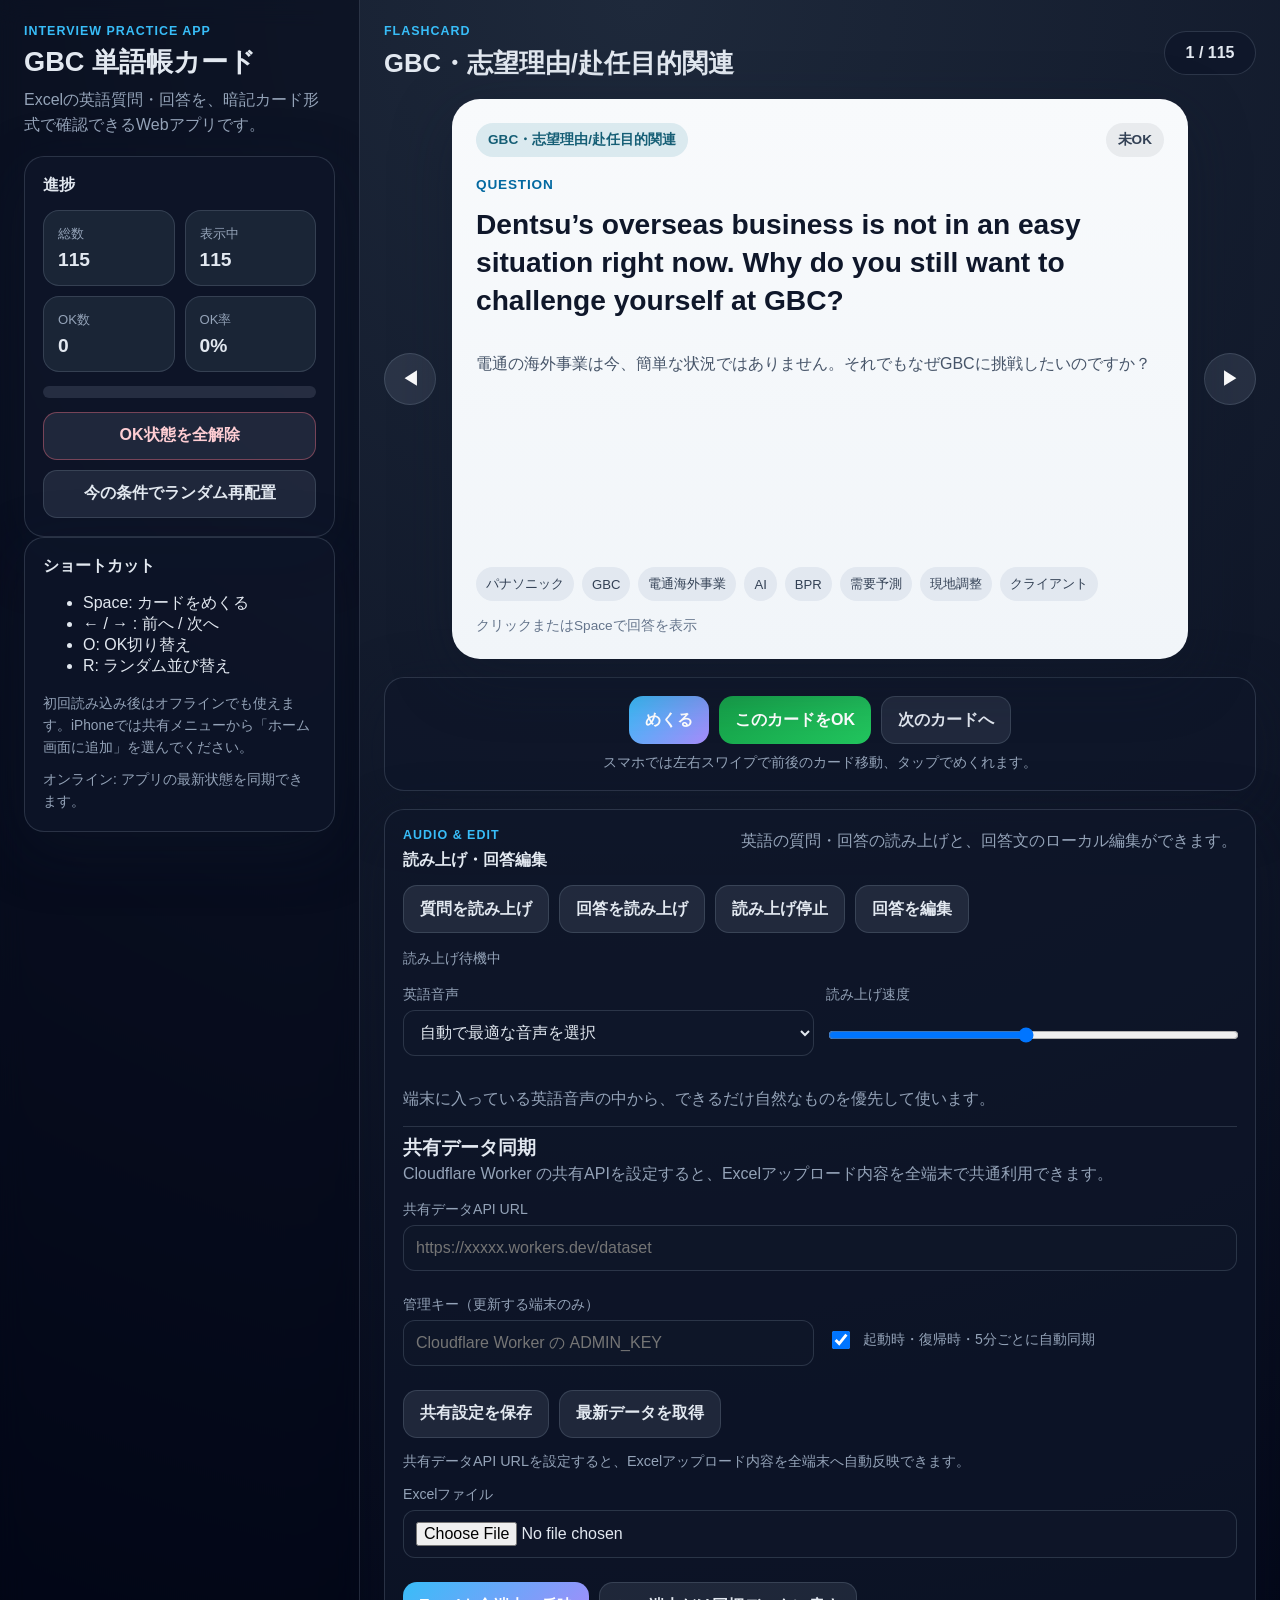
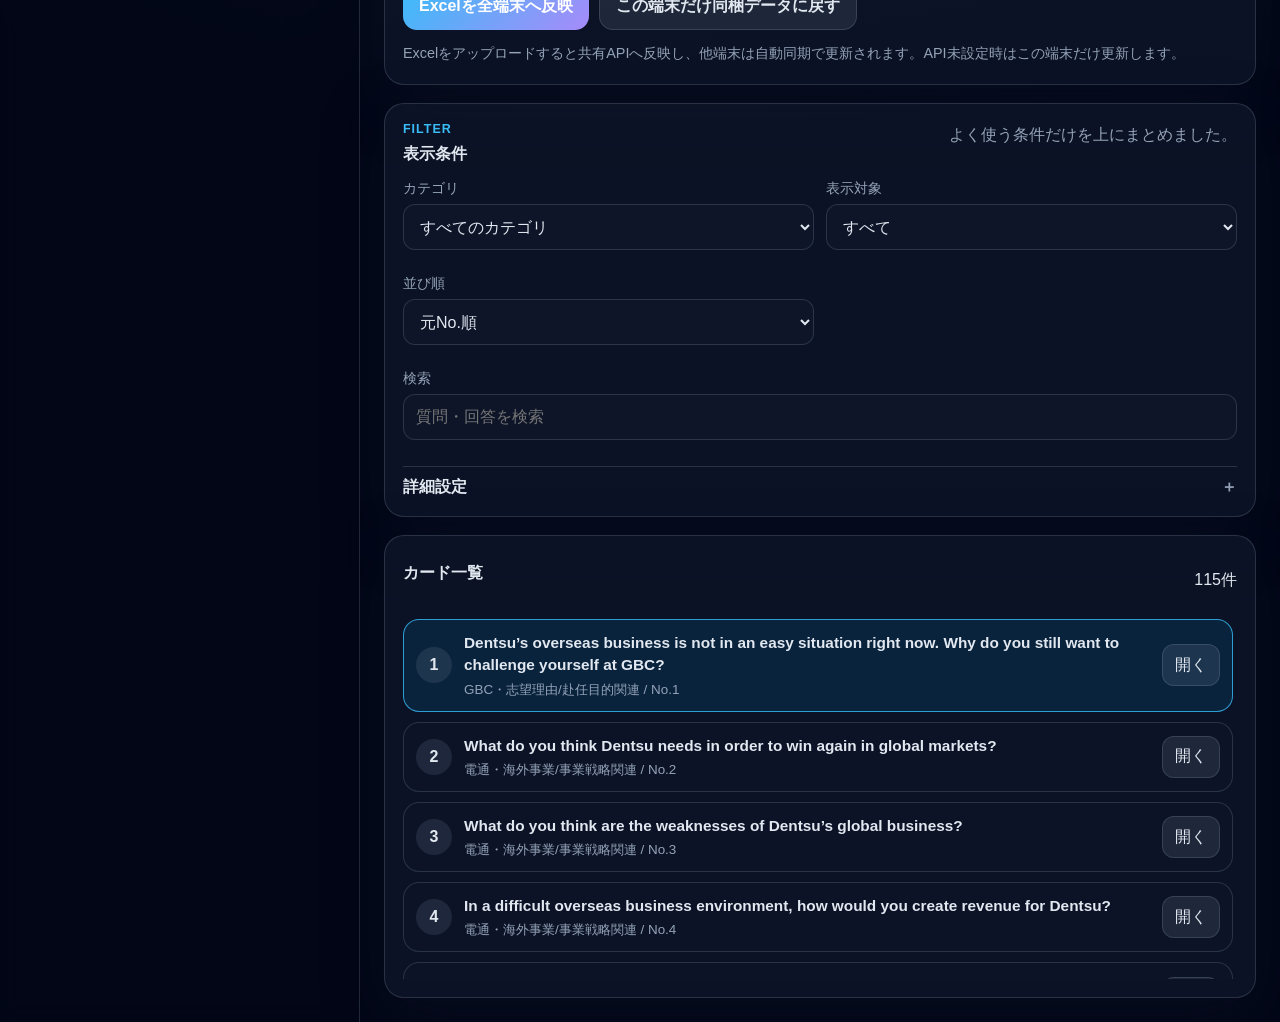
<file: index.html>
<!doctype html>
<html lang="ja">
<head>
  <meta charset="UTF-8" />
  <meta name="viewport" content="width=device-width, initial-scale=1.0, viewport-fit=cover" />
  <meta name="theme-color" content="#020617" />
  <meta name="apple-mobile-web-app-capable" content="yes" />
  <meta name="apple-mobile-web-app-status-bar-style" content="black-translucent" />
  <meta name="apple-mobile-web-app-title" content="GBC Cards" />
  <meta name="mobile-web-app-capable" content="yes" />
  <title>GBC Interview Flashcards</title>
  <link rel="manifest" href="./manifest.webmanifest" />
  <link rel="apple-touch-icon" href="./icons/icon-180.png" />
  <link rel="icon" type="image/png" sizes="192x192" href="./icons/icon-192.png" />
  <link rel="stylesheet" href="./styles.css" />
</head>
<body>
  <div class="app-shell">
    <aside class="sidebar">
      <div class="brand-block">
        <p class="eyebrow">Interview Practice App</p>
        <h1>GBC 単語帳カード</h1>
        <p class="lead">Excelの英語質問・回答を、暗記カード形式で確認できるWebアプリです。</p>
      </div>

      <section class="panel stats-panel">
        <h2>進捗</h2>
        <div class="stat-grid">
          <div class="stat-card"><span>総数</span><strong id="totalCount">0</strong></div>
          <div class="stat-card"><span>表示中</span><strong id="visibleCount">0</strong></div>
          <div class="stat-card"><span>OK数</span><strong id="okCount">0</strong></div>
          <div class="stat-card"><span>OK率</span><strong id="okRate">0%</strong></div>
        </div>
        <div class="progress-bar"><div id="progressFill"></div></div>
        <div class="button-row stack">
          <button id="resetOkBtn" class="ghost danger">OK状態を全解除</button>
          <button id="shuffleBtn" class="ghost">今の条件でランダム再配置</button>
        </div>
      </section>

      <section class="panel help-panel">
        <h2>ショートカット</h2>
        <ul>
          <li>Space: カードをめくる</li>
          <li>← / → : 前へ / 次へ</li>
          <li>O: OK切り替え</li>
          <li>R: ランダム並び替え</li>
        </ul>
        <div class="install-box">
          <button id="installBtn" class="primary install-btn hidden" type="button">ホーム画面に追加</button>
          <p id="installHelp" class="install-help">初回読み込み後はオフラインでも使えます。iPhoneでは共有メニューから「ホーム画面に追加」を選んでください。</p>
          <p id="networkStatus" class="network-status" aria-live="polite"></p>
        </div>
      </section>
    </aside>

    <main class="main-content">
      <div class="topbar">
        <div>
          <p class="eyebrow">Flashcard</p>
          <h2 id="deckTitle">カード表示</h2>
        </div>
        <div class="counter" id="counterText">0 / 0</div>
      </div>

      <section class="card-stage">
        <button class="nav-btn" id="prevBtn" aria-label="前のカード">◀</button>
        <article class="flashcard" id="flashcard" tabindex="0" aria-live="polite">
          <div class="face face-front">
            <div class="face-meta">
              <span class="badge" id="categoryBadge">カテゴリ</span>
              <span class="badge soft" id="statusBadge">未OK</span>
            </div>
            <div class="face-body">
              <p class="subheading">Question</p>
              <h3 id="questionEn">カードを読み込み中...</h3>
              <p id="questionJa" class="helper-text"></p>
            </div>
            <div class="face-footer">
              <div id="tagsList" class="tag-list"></div>
              <span class="mini-note">クリックまたはSpaceで回答を表示</span>
            </div>
          </div>
          <div class="face face-back">
            <div class="face-meta">
              <span class="badge answer">Answer</span>
              <span class="badge soft" id="originalNoBadge">No.</span>
            </div>
            <div class="face-body answer-body">
              <p id="answerEn"></p>
              <p id="answerJa" class="helper-text"></p>
            </div>
            <div class="face-footer answer-footer">
              <span class="mini-note">もう一度クリックで質問面に戻ります</span>
            </div>
          </div>
        </article>
        <button class="nav-btn" id="nextBtn" aria-label="次のカード">▶</button>
      </section>

      <section class="panel action-panel">
        <div class="button-row mobile-actions">
          <button id="flipBtn" class="primary">めくる</button>
          <button id="okBtn" class="success">このカードをOK</button>
          <button id="skipBtn" class="ghost">次のカードへ</button>
        </div>
        <p class="mobile-hint">スマホでは左右スワイプで前後のカード移動、タップでめくれます。</p>
      </section>

      <section class="panel utility-panel">
        <div class="utility-header">
          <div>
            <p class="eyebrow">Audio & Edit</p>
            <h2>読み上げ・回答編集</h2>
          </div>
          <p class="utility-note">英語の質問・回答の読み上げと、回答文のローカル編集ができます。</p>
        </div>
        <div class="button-row utility-buttons">
          <button id="speakQuestionBtn" class="ghost" type="button">質問を読み上げ</button>
          <button id="speakAnswerBtn" class="ghost" type="button">回答を読み上げ</button>
          <button id="stopSpeechBtn" class="ghost" type="button">読み上げ停止</button>
          <button id="toggleEditorBtn" class="ghost" type="button">回答を編集</button>
        </div>
        <p id="speechStatus" class="speech-status" aria-live="polite">読み上げ待機中</p>

        <div class="audio-settings-grid">
          <div class="field">
            <label for="voiceSelect">英語音声</label>
            <select id="voiceSelect">
              <option value="auto">自動で最適な音声を選択</option>
            </select>
          </div>
          <div class="field">
            <label for="speechRate">読み上げ速度</label>
            <input id="speechRate" type="range" min="0.8" max="1.05" step="0.01" value="0.92" />
          </div>
        </div>
        <p class="editor-note">端末に入っている英語音声の中から、できるだけ自然なものを優先して使います。</p>

        <div class="import-panel">
          <div class="editor-head">
            <div>
              <h3>共有データ同期</h3>
              <p class="editor-note">Cloudflare Worker の共有APIを設定すると、Excelアップロード内容を全端末で共通利用できます。</p>
            </div>
          </div>
          <div class="sync-grid">
            <div class="field field-full">
              <label for="remoteApiUrl">共有データAPI URL</label>
              <input id="remoteApiUrl" type="url" placeholder="https://xxxxx.workers.dev/dataset" />
            </div>
            <div class="field">
              <label for="remoteAdminKey">管理キー（更新する端末のみ）</label>
              <input id="remoteAdminKey" type="password" placeholder="Cloudflare Worker の ADMIN_KEY" />
            </div>
            <div class="field checkbox-field">
              <label class="toggle toggle-compact"><input id="autoSyncRemote" type="checkbox" checked /> 起動時・復帰時・5分ごとに自動同期</label>
            </div>
          </div>
          <div class="button-row editor-actions">
            <button id="saveRemoteConfigBtn" class="ghost" type="button">共有設定を保存</button>
            <button id="syncRemoteBtn" class="ghost" type="button">最新データを取得</button>
          </div>
          <p id="remoteStatus" class="translate-status">共有API未設定です。設定後は他端末も同じデータを自動取得します。</p>

          <div class="field">
            <label for="excelFileInput">Excelファイル</label>
            <input id="excelFileInput" type="file" accept=".xlsx,.xls" />
          </div>
          <div class="button-row editor-actions">
            <button id="importExcelBtn" class="primary" type="button">Excelを全端末へ反映</button>
            <button id="resetImportedDataBtn" class="ghost" type="button">この端末だけ同梱データに戻す</button>
          </div>
          <p id="importStatus" class="translate-status">Excelをアップロードすると共有APIへ反映し、他端末は自動同期で更新されます。API未設定時はこの端末だけ更新します。</p>
        </div>

        <div id="editorPanel" class="editor-panel hidden">
          <div class="editor-head">
            <div>
              <h3>回答編集</h3>
              <p class="editor-note">編集内容はこの端末のブラウザに保存されます。</p>
            </div>
          </div>
          <div class="field">
            <label for="editAnswerJa">日本語回答</label>
            <textarea id="editAnswerJa" rows="5" placeholder="日本語回答を編集"></textarea>
          </div>
          <div class="editor-row">
            <label class="toggle"><input id="autoTranslateJaToEn" type="checkbox" checked /> 日本語から英語へ自動反映（オンライン時）</label>
            <p id="translateStatus" class="translate-status">日本語を編集すると、オンライン時に英語回答へ自動反映します。</p>
          </div>
          <div class="field">
            <label for="editAnswerEn">英語回答</label>
            <textarea id="editAnswerEn" rows="6" placeholder="English answer will appear here"></textarea>
          </div>
          <div class="button-row editor-actions">
            <button id="saveEditBtn" class="primary" type="button">編集を保存</button>
            <button id="resetEditBtn" class="ghost" type="button">このカードの編集を解除</button>
          </div>
        </div>
      </section>

      <section class="panel filter-panel">
        <div class="utility-header">
          <div>
            <p class="eyebrow">Filter</p>
            <h2>表示条件</h2>
          </div>
          <p class="utility-note">よく使う条件だけを上にまとめました。</p>
        </div>

        <div class="filter-grid compact">
          <div class="field">
            <label for="categoryFilter">カテゴリ</label>
            <select id="categoryFilter"></select>
          </div>
          <div class="field">
            <label for="statusFilter">表示対象</label>
            <select id="statusFilter">
              <option value="all">すべて</option>
              <option value="unlearned">未OKのみ</option>
              <option value="ok">OKのみ</option>
            </select>
          </div>
          <div class="field">
            <label for="sortMode">並び順</label>
            <select id="sortMode">
              <option value="original">元No.順</option>
              <option value="category">カテゴリ順</option>
              <option value="random">ランダム</option>
            </select>
          </div>
          <div class="field field-full">
            <label for="searchText">検索</label>
            <input id="searchText" type="text" placeholder="質問・回答を検索" />
          </div>
        </div>

        <details class="advanced-filter">
          <summary>詳細設定</summary>
          <div class="filter-grid advanced-grid">
            <div class="field">
              <label for="tagFilter">タグ</label>
              <select id="tagFilter"></select>
            </div>
          </div>
          <div class="toggles compact-toggles">
            <label class="toggle"><input id="showJapanese" type="checkbox" checked /> 日本語補助を表示</label>
            <label class="toggle"><input id="autoNext" type="checkbox" /> OK後に次へ進む</label>
          </div>
        </details>
      </section>

      <section class="panel list-panel">
        <div class="list-header">
          <h2>カード一覧</h2>
          <p id="listSummary">0件</p>
        </div>
        <div id="cardList" class="card-list"></div>
      </section>
    </main>
  </div>

  <script src="./data.js"></script>
  <script src="./vendor/xlsx.full.min.js"></script>
  <script src="./app.js"></script>
  <script src="./pwa.js"></script>
</body>
</html>
</file>
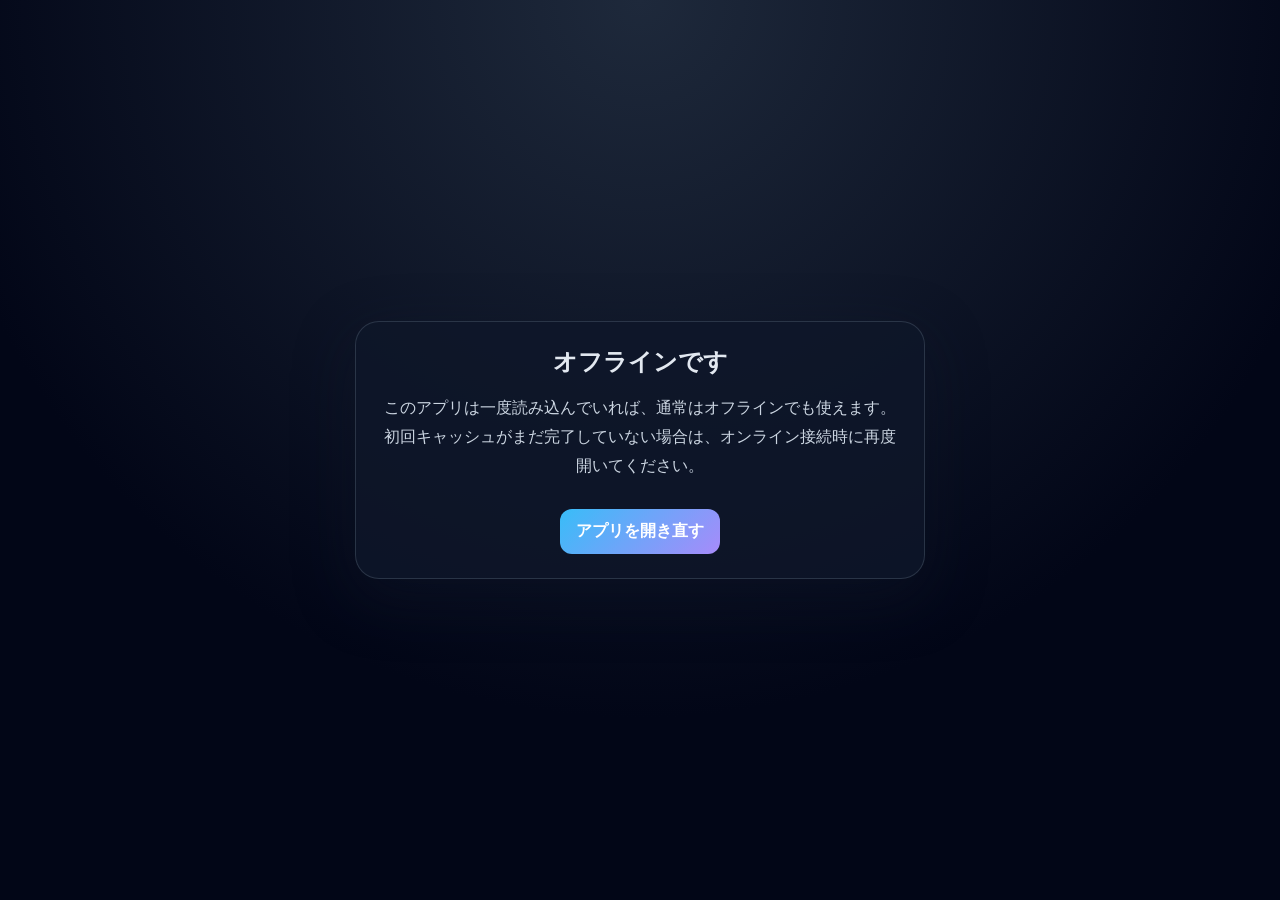
<file: offline.html>
<!doctype html>
<html lang="ja">
<head>
  <meta charset="UTF-8" />
  <meta name="viewport" content="width=device-width, initial-scale=1.0, viewport-fit=cover" />
  <meta name="theme-color" content="#020617" />
  <title>オフライン | GBC Interview Flashcards</title>
  <style>
    body {
      margin: 0;
      min-height: 100vh;
      display: grid;
      place-items: center;
      background: radial-gradient(circle at top, #1e293b, #020617 65%);
      color: #e2e8f0;
      font-family: -apple-system, BlinkMacSystemFont, 'Segoe UI', 'Hiragino Sans', 'Noto Sans JP', sans-serif;
      padding: 24px;
      box-sizing: border-box;
    }
    .box {
      max-width: 520px;
      background: rgba(15, 23, 42, 0.85);
      border: 1px solid rgba(148, 163, 184, 0.22);
      border-radius: 24px;
      padding: 24px;
      text-align: center;
      box-shadow: 0 18px 60px rgba(15, 23, 42, 0.38);
    }
    h1 { margin-top: 0; font-size: 1.5rem; }
    p { line-height: 1.8; color: #cbd5e1; }
    a {
      display: inline-block;
      margin-top: 12px;
      text-decoration: none;
      padding: 12px 16px;
      border-radius: 12px;
      color: white;
      background: linear-gradient(135deg, #38bdf8, #a78bfa);
      font-weight: 700;
    }
  </style>
</head>
<body>
  <div class="box">
    <h1>オフラインです</h1>
    <p>このアプリは一度読み込んでいれば、通常はオフラインでも使えます。初回キャッシュがまだ完了していない場合は、オンライン接続時に再度開いてください。</p>
    <a href="./index.html">アプリを開き直す</a>
  </div>
</body>
</html>
</file>
<file: styles.css>
:root {
  --bg: #0f172a;
  --panel: rgba(15, 23, 42, 0.78);
  --panel-2: rgba(30, 41, 59, 0.86);
  --card: #f8fafc;
  --text: #e2e8f0;
  --muted: #94a3b8;
  --line: rgba(148, 163, 184, 0.22);
  --accent: #38bdf8;
  --accent-2: #a78bfa;
  --success: #22c55e;
  --danger: #fb7185;
  --shadow: 0 18px 60px rgba(15, 23, 42, 0.38);
}

* { box-sizing: border-box; }
html, body {
  margin: 0;
  padding: 0;
  min-height: 100%;
  font-family: -apple-system, BlinkMacSystemFont, 'Segoe UI', 'Hiragino Sans', 'Noto Sans JP', sans-serif;
  background: radial-gradient(circle at top, #1e293b, #020617 65%);
  color: var(--text);
}
body {
  -webkit-font-smoothing: antialiased;
  text-rendering: optimizeLegibility;
}
button, input, select { font: inherit; }
button { cursor: pointer; border: none; }

.app-shell {
  display: grid;
  grid-template-columns: minmax(300px, 360px) minmax(0, 1fr);
  min-height: 100vh;
}

.sidebar {
  padding: 24px;
  border-right: 1px solid var(--line);
  background: rgba(2, 6, 23, 0.5);
  backdrop-filter: blur(12px);
  overflow: auto;
}

.main-content {
  padding: 24px;
  display: flex;
  flex-direction: column;
  gap: 18px;
  min-width: 0;
}

.brand-block h1 {
  margin: 0 0 8px;
  font-size: clamp(1.7rem, 2vw, 2rem);
  line-height: 1.2;
}

.eyebrow {
  margin: 0 0 8px;
  color: var(--accent);
  letter-spacing: .08em;
  text-transform: uppercase;
  font-size: .78rem;
  font-weight: 700;
}

.lead {
  margin: 0;
  color: var(--muted);
  line-height: 1.6;
}

.panel {
  background: var(--panel);
  border: 1px solid var(--line);
  border-radius: 20px;
  padding: 18px;
  box-shadow: var(--shadow);
}

.panel h2 {
  margin: 0 0 14px;
  font-size: 1rem;
}

.field {
  display: flex;
  flex-direction: column;
  gap: 6px;
  margin-bottom: 12px;
}

.field label {
  font-size: .88rem;
  color: var(--muted);
}

.field select,
.field input,
.field textarea {
  width: 100%;
  min-height: 46px;
  padding: 11px 12px;
  border-radius: 12px;
  border: 1px solid var(--line);
  background: rgba(15, 23, 42, 0.9);
  color: var(--text);
}

.field textarea {
  resize: vertical;
  min-height: 120px;
}

.toggles {
  display: grid;
  gap: 10px;
  margin-top: 10px;
}

.toggle {
  display: flex;
  align-items: center;
  gap: 10px;
  font-size: .95rem;
}

.toggle input {
  width: 18px;
  height: 18px;
}

.stats-panel { margin-top: 18px; }

.stat-grid {
  display: grid;
  grid-template-columns: repeat(2, minmax(0, 1fr));
  gap: 10px;
}

.stat-card {
  background: var(--panel-2);
  border-radius: 16px;
  padding: 14px;
  border: 1px solid var(--line);
}

.stat-card span {
  display: block;
  color: var(--muted);
  font-size: .82rem;
  margin-bottom: 6px;
}

.stat-card strong { font-size: 1.2rem; }

.progress-bar {
  margin-top: 14px;
  width: 100%;
  height: 12px;
  background: rgba(148, 163, 184, .18);
  border-radius: 999px;
  overflow: hidden;
}

#progressFill {
  height: 100%;
  width: 0%;
  background: linear-gradient(90deg, var(--accent), var(--success));
  border-radius: inherit;
}

.button-row {
  display: flex;
  gap: 10px;
  flex-wrap: wrap;
}

.button-row.stack {
  flex-direction: column;
  margin-top: 14px;
}

button.primary,
button.success,
button.ghost {
  min-height: 48px;
  padding: 12px 16px;
  border-radius: 14px;
  font-weight: 700;
  transition: transform .18s ease, opacity .18s ease, background .18s ease;
}

button.primary:active,
button.success:active,
button.ghost:active {
  transform: scale(.98);
}

button.primary {
  background: linear-gradient(135deg, var(--accent), var(--accent-2));
  color: white;
}

button.success {
  background: linear-gradient(135deg, #16a34a, #22c55e);
  color: white;
}

button.ghost {
  background: rgba(148, 163, 184, 0.14);
  color: var(--text);
  border: 1px solid var(--line);
}

button.ghost.danger {
  border-color: rgba(251, 113, 133, 0.4);
  color: #fecdd3;
}

.topbar {
  display: flex;
  justify-content: space-between;
  align-items: center;
  gap: 12px;
}

.topbar h2 {
  margin: 4px 0 0;
  font-size: clamp(1.2rem, 2vw, 1.6rem);
}

.counter {
  min-width: 92px;
  text-align: center;
  padding: 12px 14px;
  border-radius: 999px;
  background: var(--panel);
  border: 1px solid var(--line);
  font-weight: 700;
  flex-shrink: 0;
}

.card-stage {
  display: grid;
  grid-template-columns: 52px minmax(0, 1fr) 52px;
  align-items: center;
  gap: 16px;
}

.nav-btn {
  width: 52px;
  height: 52px;
  border-radius: 50%;
  background: rgba(148, 163, 184, .16);
  color: white;
  font-size: 1.2rem;
  border: 1px solid var(--line);
}

.flashcard {
  position: relative;
  min-height: min(68vh, 560px);
  transform-style: preserve-3d;
  transition: transform .55s ease;
  cursor: pointer;
  touch-action: manipulation;
  -webkit-tap-highlight-color: transparent;
}

.flashcard.flipped { transform: rotateY(180deg); }

.face {
  position: absolute;
  inset: 0;
  backface-visibility: hidden;
  border-radius: 28px;
  padding: 24px;
  background: linear-gradient(180deg, rgba(248,250,252,1), rgba(241,245,249,1));
  color: #0f172a;
  box-shadow: var(--shadow);
  display: grid;
  grid-template-rows: auto minmax(0, 1fr) auto;
  gap: 20px;
  overflow: hidden;
}

.face-back {
  transform: rotateY(180deg);
  background: linear-gradient(180deg, #ecfeff, #e0f2fe);
}

.face-meta {
  display: flex;
  justify-content: space-between;
  gap: 10px;
  flex-wrap: wrap;
}

.badge {
  display: inline-flex;
  align-items: center;
  padding: 8px 12px;
  border-radius: 999px;
  background: rgba(14, 116, 144, 0.12);
  color: #155e75;
  font-size: .85rem;
  font-weight: 700;
}

.badge.soft {
  background: rgba(51, 65, 85, 0.08);
  color: #334155;
}

.badge.answer {
  background: rgba(125, 211, 252, 0.28);
  color: #075985;
}

.face-body {
  display: flex;
  flex-direction: column;
  gap: 14px;
  min-height: 0;
  overflow-y: auto;
  overflow-x: hidden;
  padding-right: 6px;
  padding-bottom: 10px;
  scrollbar-width: thin;
  -webkit-overflow-scrolling: touch;
  overscroll-behavior: contain;
  touch-action: pan-y;
}

.subheading {
  margin: 0;
  color: #0369a1;
  font-size: .85rem;
  text-transform: uppercase;
  letter-spacing: .06em;
  font-weight: 800;
}

.face-body h3 {
  margin: 0;
  font-size: clamp(1.35rem, 2.2vw, 2.3rem);
  line-height: 1.35;
  word-break: break-word;
}

.answer-body {
  padding-right: 8px;
  overscroll-behavior: contain;
}

.answer-body p {
  margin: 0;
  line-height: 1.75;
  font-size: clamp(.98rem, 1.6vw, 1.02rem);
  overflow-wrap: anywhere;
}

.helper-text {
  color: #475569;
  line-height: 1.7;
  white-space: pre-wrap;
  overflow-wrap: anywhere;
}

.face-footer {
  display: flex;
  justify-content: space-between;
  gap: 16px;
  align-items: flex-end;
  flex-wrap: wrap;
}

.tag-list {
  display: flex;
  flex-wrap: wrap;
  gap: 8px;
}

.tag-pill {
  display: inline-flex;
  align-items: center;
  padding: 8px 10px;
  border-radius: 999px;
  font-size: .82rem;
  background: #e2e8f0;
  color: #334155;
}

.mini-note {
  color: #64748b;
  font-size: .85rem;
}

.action-panel {
  display: flex;
  flex-direction: column;
  gap: 10px;
  justify-content: center;
}

.mobile-actions {
  justify-content: center;
}

.mobile-hint {
  margin: 0;
  color: var(--muted);
  font-size: .85rem;
  text-align: center;
}

.utility-panel,
.filter-panel {
  display: grid;
  gap: 14px;
}

.utility-header {
  display: flex;
  justify-content: space-between;
  gap: 12px;
  align-items: flex-start;
  flex-wrap: wrap;
}

.filter-grid {
  display: grid;
  grid-template-columns: repeat(2, minmax(0, 1fr));
  gap: 12px;
}

.field-full {
  grid-column: 1 / -1;
}

.advanced-filter {
  border-top: 1px solid var(--line);
  padding-top: 10px;
}

.advanced-filter summary {
  cursor: pointer;
  color: var(--text);
  font-weight: 700;
  list-style: none;
}

.advanced-filter summary::-webkit-details-marker {
  display: none;
}

.advanced-filter summary::after {
  content: '＋';
  float: right;
  color: var(--muted);
}

.advanced-filter[open] summary::after {
  content: '−';
}

.advanced-grid {
  margin-top: 12px;
}

.compact-toggles {
  margin-top: 12px;
}

.utility-header h2,
.editor-head h3 {
  margin: 0;
}

.utility-note,
.editor-note,
.speech-status,
.translate-status {
  margin: 0;
  color: var(--muted);
  line-height: 1.65;
}

.speech-status,
.translate-status {
  font-size: .9rem;
}

.utility-buttons {
  align-items: stretch;
}

.audio-settings-grid {
  display: grid;
  grid-template-columns: repeat(2, minmax(0, 1fr));
  gap: 12px;
}

.import-panel {
  display: grid;
  gap: 12px;
  padding-top: 8px;
  border-top: 1px solid var(--line);
}

.editor-panel {
  display: grid;
  gap: 12px;
  padding-top: 6px;
  border-top: 1px solid var(--line);
}

.editor-row {
  display: grid;
  gap: 8px;
}

.editor-actions {
  justify-content: flex-start;
}

.list-panel {
  flex: 1;
  overflow: hidden;
}

.list-header {
  display: flex;
  justify-content: space-between;
  align-items: center;
  gap: 12px;
  margin-bottom: 12px;
}

.card-list {
  display: grid;
  gap: 10px;
  max-height: 360px;
  overflow: auto;
  padding-right: 4px;
}

.list-item {
  display: grid;
  grid-template-columns: auto minmax(0, 1fr) auto;
  gap: 12px;
  align-items: center;
  border: 1px solid var(--line);
  background: rgba(15, 23, 42, 0.45);
  border-radius: 16px;
  padding: 12px;
}

.list-item.active {
  border-color: rgba(56, 189, 248, 0.8);
  background: rgba(14, 165, 233, 0.12);
}

.list-item.ok {
  border-color: rgba(34, 197, 94, 0.5);
}

.list-item-index {
  width: 36px;
  height: 36px;
  border-radius: 50%;
  display: inline-flex;
  align-items: center;
  justify-content: center;
  background: rgba(148, 163, 184, 0.14);
  font-weight: 700;
}

.list-item h4 {
  margin: 0 0 4px;
  font-size: .96rem;
  line-height: 1.45;
}

.list-item p {
  margin: 0;
  color: var(--muted);
  font-size: .84rem;
}

.list-item button {
  min-height: 42px;
  padding: 9px 12px;
  border-radius: 12px;
  background: rgba(148, 163, 184, .14);
  color: var(--text);
  border: 1px solid var(--line);
  white-space: nowrap;
}

.empty-state {
  padding: 30px;
  text-align: center;
  color: var(--muted);
  border: 1px dashed var(--line);
  border-radius: 18px;
}

@media (max-width: 1080px) {
  .app-shell {
    display: flex;
    flex-direction: column;
  }

  .main-content { order: 1; }
  .sidebar {
    order: 2;
    border-right: none;
    border-top: 1px solid var(--line);
  }

  .flashcard {
    min-height: min(64vh, 520px);
  }
}

@media (max-width: 720px) {
  .main-content,
  .sidebar {
    padding: 14px;
  }

  .main-content {
    gap: 14px;
    padding-bottom: calc(24px + env(safe-area-inset-bottom));
  }

  .sidebar {
    padding-top: 8px;
    background: transparent;
    backdrop-filter: none;
  }

  .brand-block {
    padding-top: 6px;
  }

  .brand-block h1 {
    font-size: 1.5rem;
  }

  .lead {
    font-size: .94rem;
  }

  .panel {
    padding: 14px;
    border-radius: 18px;
  }

  .topbar {
    align-items: flex-start;
    flex-direction: column;
  }

  .counter {
    align-self: stretch;
    width: 100%;
  }

  .card-stage {
    grid-template-columns: repeat(2, minmax(0, 1fr));
    grid-template-areas:
      "card card"
      "prev next";
    gap: 12px;
  }

  .card-stage #prevBtn { grid-area: prev; width: 100%; border-radius: 16px; }
  .card-stage #nextBtn { grid-area: next; width: 100%; border-radius: 16px; }
  .card-stage .flashcard { grid-area: card; }

  .nav-btn {
    display: inline-flex;
    align-items: center;
    justify-content: center;
    height: 48px;
    width: 100%;
  }

  .flashcard {
    min-height: min(62vh, 540px);
  }

  .face {
    padding: 18px;
    border-radius: 22px;
    gap: 14px;
  }

  .face-body h3 {
    font-size: clamp(1.18rem, 6vw, 1.5rem);
  }

  .answer-body p {
    font-size: .96rem;
    line-height: 1.65;
  }

  .face-footer {
    flex-direction: column;
    align-items: stretch;
    gap: 10px;
  }

  .mini-note {
    text-align: left;
    font-size: .78rem;
  }

  .answer-footer .mini-note {
    display: none;
  }

  .stat-grid {
    grid-template-columns: repeat(2, minmax(0, 1fr));
  }

  .button-row {
    flex-direction: column;
  }

  .utility-header {
    flex-direction: column;
  }

  .filter-grid,
  .audio-settings-grid {
    grid-template-columns: 1fr;
    gap: 10px;
  }

  .utility-buttons {
    display: grid;
    grid-template-columns: repeat(2, minmax(0, 1fr));
    gap: 8px;
  }

  .mobile-actions {
    display: grid;
    grid-template-columns: repeat(3, minmax(0, 1fr));
    gap: 8px;
  }

  .mobile-actions button {
    min-height: 42px;
    padding: 8px 6px;
    font-size: .82rem;
    border-radius: 12px;
  }

  .mobile-hint {
    display: none;
  }

  .action-panel {
    position: sticky;
    bottom: calc(8px + env(safe-area-inset-bottom));
    z-index: 8;
    padding: 10px 12px;
    background: rgba(15, 23, 42, 0.88);
    backdrop-filter: blur(10px);
    border-radius: 16px;
    box-shadow: 0 14px 28px rgba(2, 6, 23, .28);
  }

  .card-list {
    max-height: none;
  }

  .list-item {
    grid-template-columns: 34px minmax(0, 1fr);
    grid-template-areas:
      "index body"
      "action action";
    align-items: start;
  }

  .list-item-index {
    grid-area: index;
    width: 34px;
    height: 34px;
  }

  .list-item > div:nth-child(2) {
    grid-area: body;
  }

  .list-item button {
    grid-area: action;
    width: 100%;
  }
}

.install-box {
  margin-top: 14px;
  display: grid;
  gap: 10px;
}

.install-btn {
  width: 100%;
}

.install-help,
.network-status {
  margin: 0;
  color: var(--muted);
  font-size: .86rem;
  line-height: 1.6;
}

.network-status.offline {
  color: #fbbf24;
}

.hidden {
  display: none !important;
}

@media (max-width: 420px) {
  .stat-grid {
    grid-template-columns: 1fr 1fr;
  }

  .utility-buttons,
  .filter-grid {
    grid-template-columns: 1fr;
  }

  .mobile-actions {
    grid-template-columns: repeat(3, minmax(0, 1fr));
  }

  .flashcard {
    min-height: min(66vh, 560px);
  }

  .face {
    padding: 16px;
  }

  .badge {
    font-size: .76rem;
    padding: 7px 10px;
  }

  .mobile-actions button {
    font-size: .76rem;
    min-height: 40px;
    letter-spacing: -.01em;
  }
}


.sync-grid {
  display: grid;
  grid-template-columns: repeat(2, minmax(0, 1fr));
  gap: 12px;
}

.field-full {
  grid-column: 1 / -1;
}

.checkbox-field {
  justify-content: flex-end;
}

.toggle-compact {
  min-height: 46px;
  padding: 0 2px;
  color: var(--text);
}

#remoteStatus[data-tone="success"],
#translateStatus[data-tone="success"] {
  color: #86efac;
}

#remoteStatus[data-tone="error"],
#translateStatus[data-tone="error"] {
  color: #fda4af;
}

#remoteStatus[data-tone="loading"],
#translateStatus[data-tone="loading"] {
  color: #7dd3fc;
}

#remoteStatus[data-tone="muted"],
#translateStatus[data-tone="muted"] {
  color: var(--muted);
}

@media (max-width: 720px) {
  .sync-grid {
    grid-template-columns: 1fr;
  }

  .checkbox-field {
    justify-content: stretch;
  }
}


.face,
.face-body,
.face-footer,
.face-meta {
  -webkit-user-select: none;
  user-select: none;
}


.face-body::after {
  content: '';
  display: block;
  min-height: 10px;
}

@media (max-width: 720px) {
  .flashcard {
    min-height: min(69vh, 620px);
  }

  .face {
    grid-template-rows: auto minmax(0, 1fr) auto;
  }

  .face-body {
    padding-right: 2px;
    padding-bottom: 14px;
  }

  .face-body h3 {
    font-size: clamp(1.08rem, 5.4vw, 1.42rem);
    line-height: 1.42;
  }

  .answer-body p,
  .helper-text {
    line-height: 1.72;
  }

  .face-footer {
    padding-top: 4px;
    border-top: 1px solid rgba(148, 163, 184, 0.18);
  }
}

@media (max-width: 420px) {
  .flashcard {
    min-height: min(72vh, 660px);
  }

  .face-body {
    padding-bottom: 18px;
  }

  .face-body h3 {
    font-size: clamp(1.02rem, 5.2vw, 1.3rem);
  }
}
</file>
